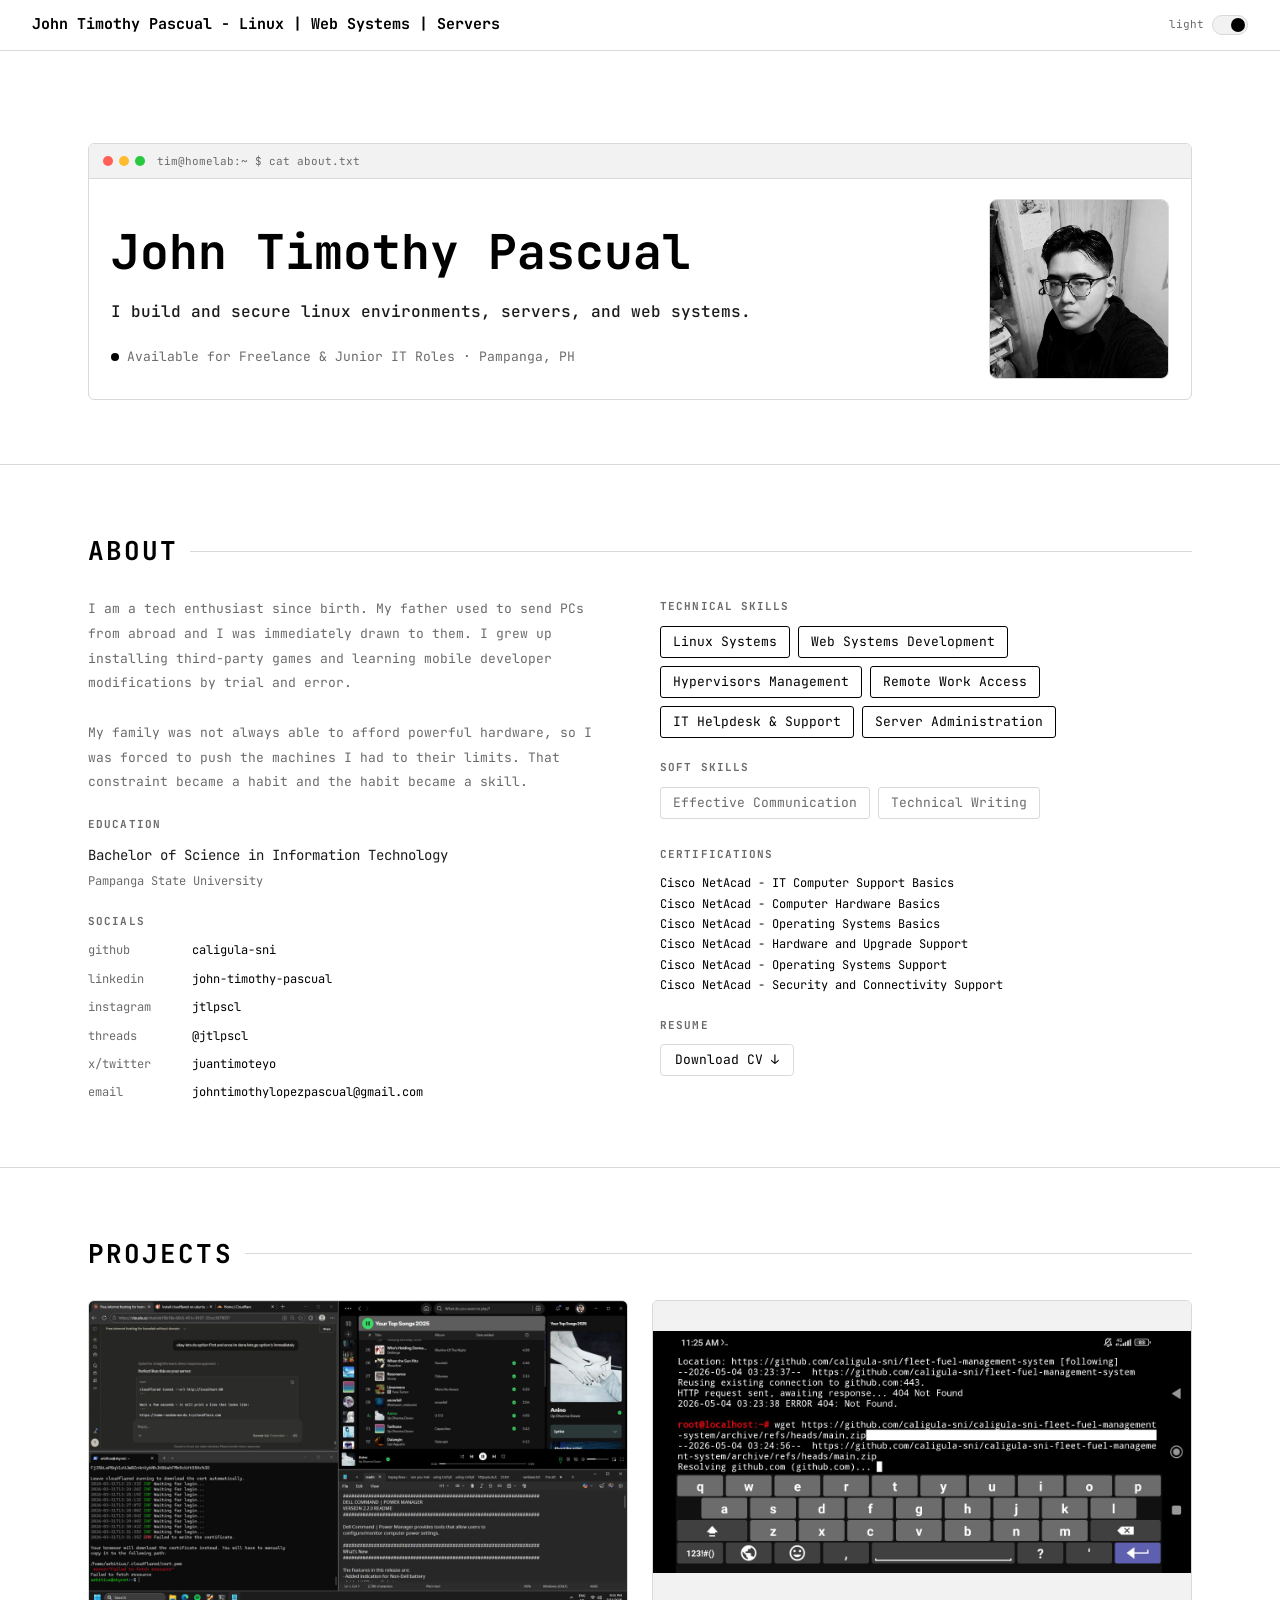
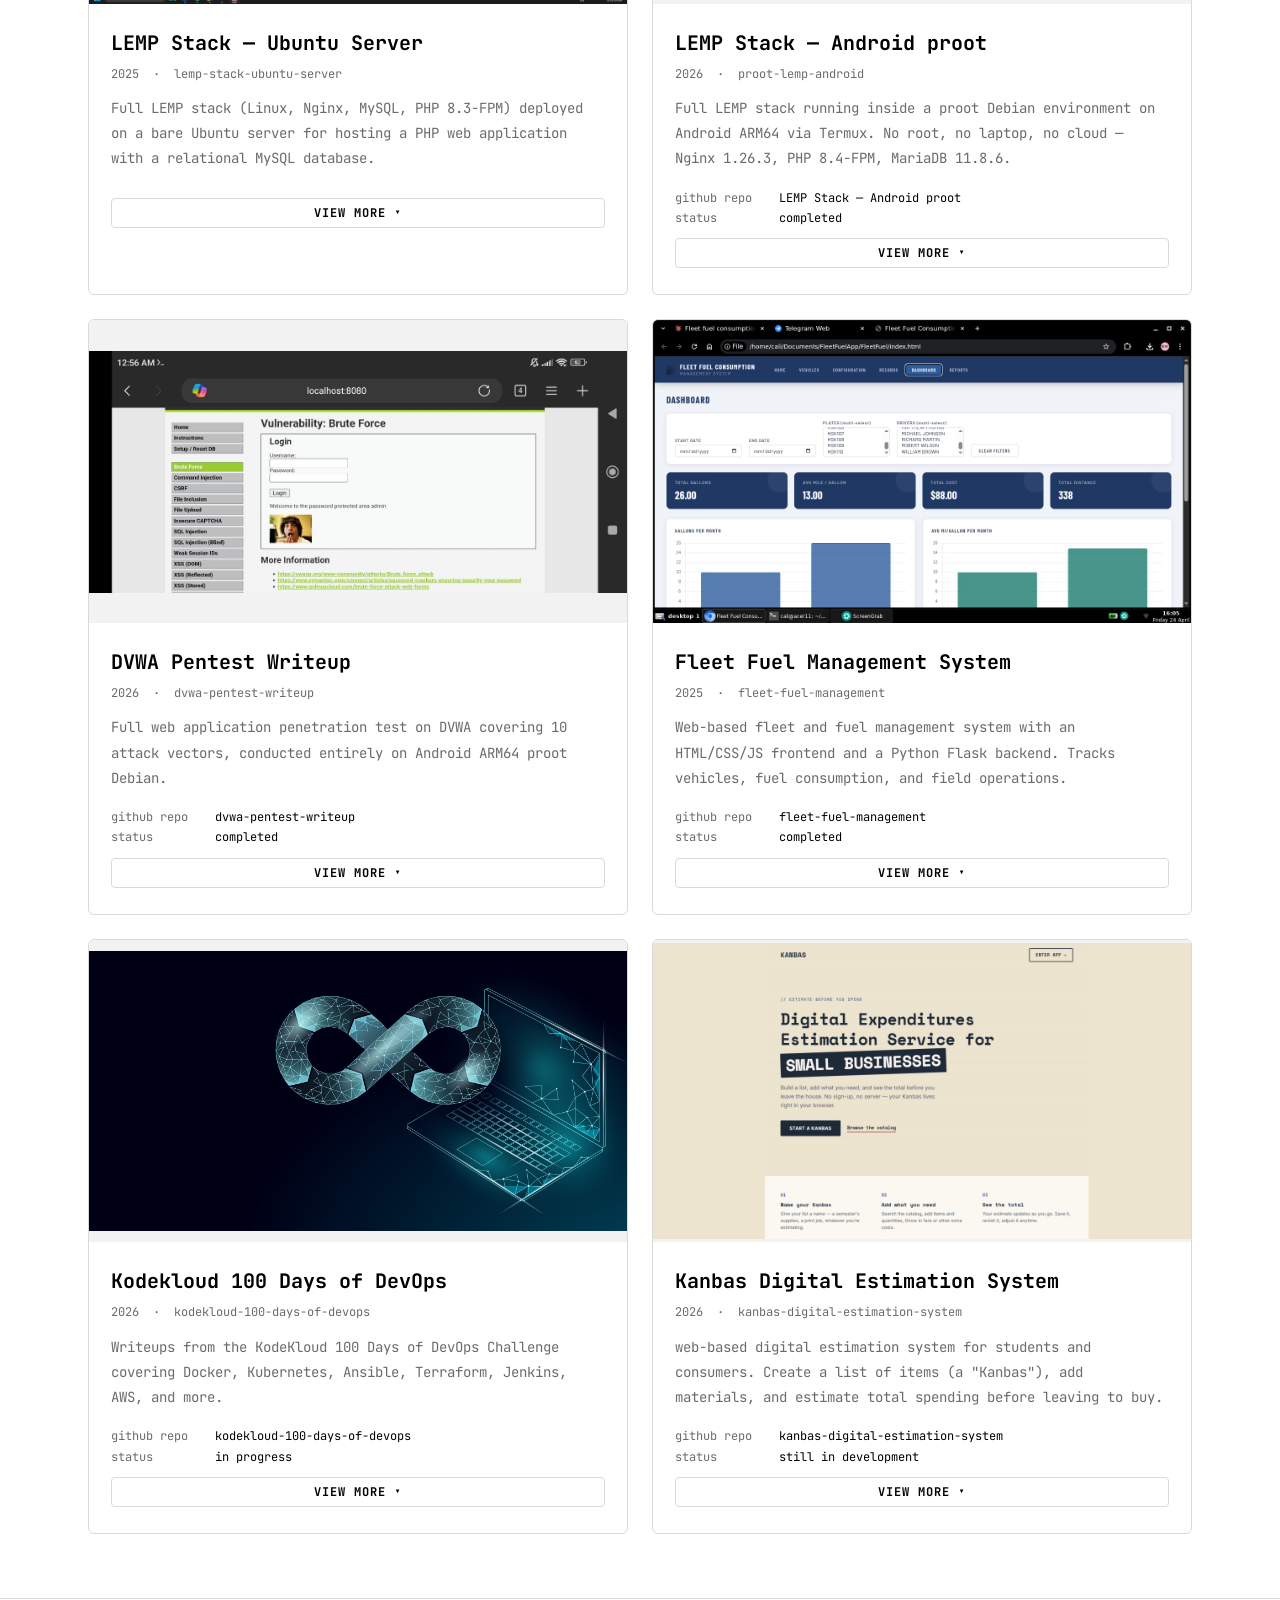
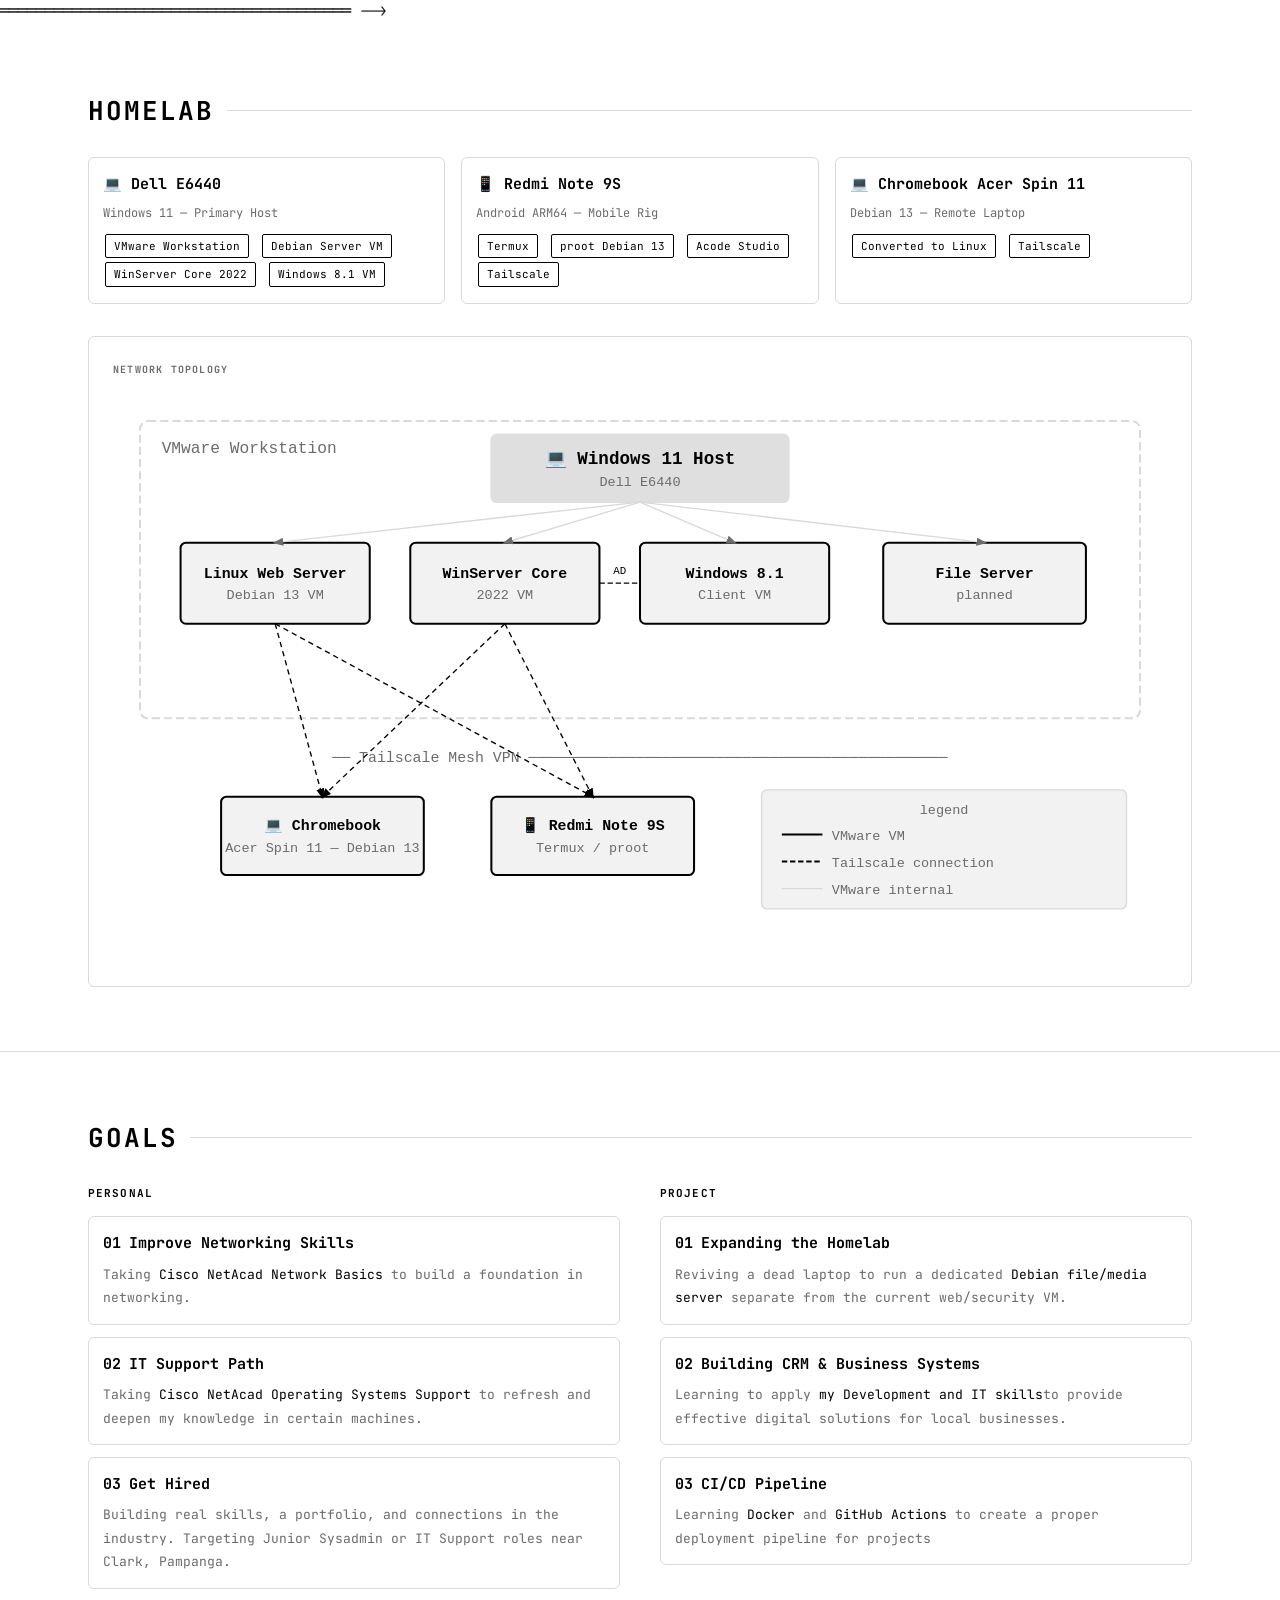
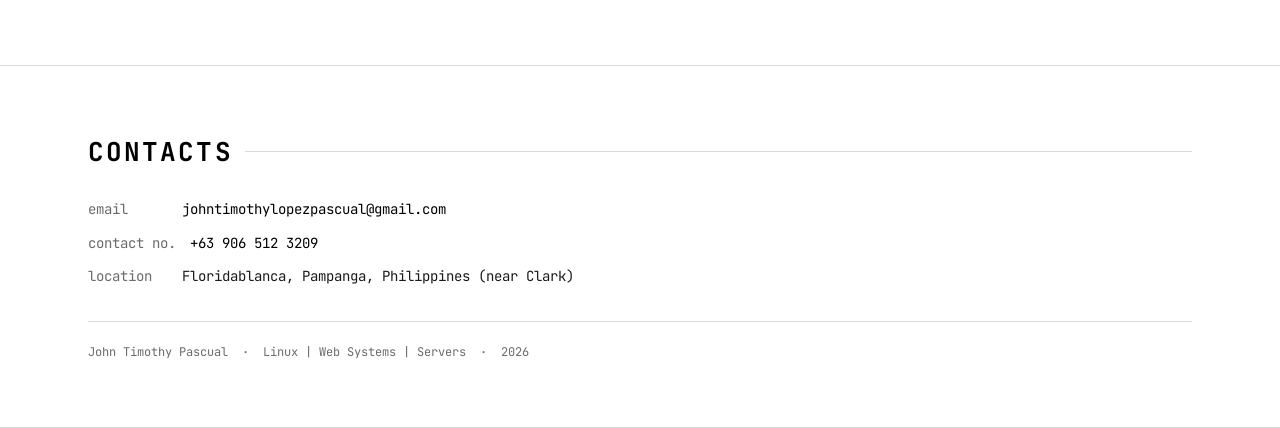
<file: index.html>
<!DOCTYPE html>
<html lang="en">
<head>
  <meta charset="UTF-8">
  <meta name="viewport" content="width=device-width, initial-scale=1.0">
  <title>John Timothy Pascual - Linux | Web Systems | Servers</title>
  <link rel="stylesheet" href="assets/css/style.css">
  <style>
    .project-details { max-height: 0; overflow: hidden; opacity: 0; transition: max-height 0.35s ease, opacity 0.25s ease, margin-top 0.35s ease; }
    .project-card.expanded .project-details { max-height: 3000px; opacity: 1; margin-top: 4px; }
    .project-toggle {
      background: none; cursor: pointer; font-family: inherit;
      font-size: 12px; font-weight: 700; text-transform: uppercase; letter-spacing: 0.08em;
      color: var(--accent); border: 1px solid var(--border); border-radius: 4px;
      padding: 6px 12px; margin: 10px 0 4px 0;
    }
    .project-toggle:hover { border-color: var(--accent); }
  </style>
</head>
<body>

<!-- Theme Bar -->
<div class="theme-bar">
  <div class="theme-bar-title">John Timothy Pascual - Linux | Web Systems | Servers</div>
  <div style="display:flex;align-items:center;gap:16px;">
    <div class="theme-toggle" id="theme-toggle">
      <span class="theme-toggle-label" id="theme-label">light</span>
      <div class="toggle-switch"><div class="toggle-knob"></div></div>
    </div>
  </div>
</div>

<!-- ═══════════════════════════════════════
     HERO
═══════════════════════════════════════ -->
<section id="hero">
  <div class="container">

    <!-- ASCII Terminal Display -->
    <div class="ascii-terminal">
      <div class="ascii-bar">
        <div class="dot r"></div>
        <div class="dot y"></div>
        <div class="dot g"></div>
        <span class="ascii-bar-title">tim@homelab:~ $ cat about.txt</span>
      </div>
      <div class="ascii-body">
        <div class="hero-flex">
          <div class="hero-text">
            <div class="hero-name">John Timothy <span>Pascual</span></div>
            <div class="hero-summary">I build and secure linux environments, servers, and web systems.</div>

            <!-- <div class="hero-badges">
              <a href="https://github.com/caligula-sni" target="_blank" class="badge">Github</a>
              <a href="https://linkedin.com/in/john-timothy-pascual-0a70b2364" target="_blank" class="badge">Linkedin</a>
              <a href="mailto:johntimothylopezpascual@gmail.com" class="badge">Gmail</a>
              <a href="https://instagram.com/jtlpscl" target="_blank" class="badge">Instagram</a>
            </div> -->
            <div class="ascii-status">
              <span class="status-dot"></span>
              <span>Available for Freelance &amp; Junior IT Roles</span>
              <span class="status-loc">· Pampanga, PH</span>
            </div>
          </div>
          <img src="assets/img/heropic.png" alt="Tim" class="hero-photo">
        </div>
      </div>
    </div>

  </div>
</section>

<!-- ═══════════════════════════════════════
     ABOUT
═══════════════════════════════════════ -->
<section id="about">
  <div class="container">
    <div class="section-label">about</div>

    <div class="two-col">
      <div>
        <div style="font-size:13px;color:var(--text-dim);line-height:1.9;margin-bottom:20px;">
          I am a tech enthusiast since birth. My father used to send PCs from abroad and I was immediately drawn to them. I grew up installing third-party games and learning mobile developer modifications by trial and error.
          <br><br>
          My family was not always able to afford powerful hardware, so I was forced to push the machines I had to their limits. That constraint became a habit and the habit became a skill.
        </div>

        <div style="font-size:11px;color:var(--text-dim);text-transform:uppercase;letter-spacing:0.1em;margin-bottom:10px;font-weight:700;">education</div>
        <div style="font-size:14px;color:var(--text);margin-bottom:4px;">Bachelor of Science in Information Technology</div>
        <div style="font-size:12px;color:var(--text-dim);">Pampanga State University</div>

        <div style="font-size:11px;color:var(--text-dim);text-transform:uppercase;letter-spacing:0.1em;margin:20px 0 10px;font-weight:700;">socials</div>
        <div class="social-list">
          <div class="social-row"><span class="social-key">github</span><a href="https://github.com/caligula-sni" target="_blank">caligula-sni</a></div>
          <div class="social-row"><span class="social-key">linkedin</span><a href="https://linkedin.com/in/john-timothy-pascual-0a70b2364" target="_blank">john-timothy-pascual</a></div>
          <div class="social-row"><span class="social-key">instagram</span><a href="https://instagram.com/jtlpscl" target="_blank">jtlpscl</a></div>
          <div class="social-row"><span class="social-key">threads</span><a href="https://www.threads.com/@jtlpscl" target="_blank">@jtlpscl</a></div>
          <div class="social-row"><span class="social-key">x/twitter</span><a href="https://x.com/juantimoteyo" target="_blank">juantimoteyo</a></div>
          <div class="social-row"><span class="social-key">email</span><a href="mailto:johntimothylopezpascual@gmail.com">johntimothylopezpascual@gmail.com</a></div>
        </div>
      </div>

      <div>
        <div style="font-size:11px;color:var(--text-dim);text-transform:uppercase;letter-spacing:0.1em;margin-bottom:10px;font-weight:700;">technical skills</div>
        <div class="skill-list" style="margin-bottom:20px;">
          <span class="skill-tag tech">Linux Systems </span>
          <span class="skill-tag tech">Web Systems Development</span>
          <span class="skill-tag tech">Hypervisors Management</span>
          <span class="skill-tag tech">Remote Work Access</span>
          <span class="skill-tag tech">IT Helpdesk & Support </span>
          <span class="skill-tag tech">Server Administration</span>
        </div>

        <div style="font-size:11px;color:var(--text-dim);text-transform:uppercase;letter-spacing:0.1em;margin-bottom:10px;font-weight:700;">soft skills</div>
        <div class="skill-list">
          <span class="skill-tag">Effective Communication</span>
          <span class="skill-tag">Technical Writing</span>
        </div>
<br>
        <div style="font-size:11px;color:var(--text-dim);text-transform:uppercase;letter-spacing:0.1em;margin-bottom:10px;font-weight:700;">certifications</div>
<div class="certs-row"><a href="https://www.credly.com/badges/137b9390-769f-4ad5-88f7-cb4c228e1abf/public_url" target="_blank">Cisco NetAcad - IT Computer Support Basics</a></div>
<div class="certs-row"><a href="https://www.credly.com/badges/00ac9e4a-68af-4328-b904-088846c8f78a" target="_blank">Cisco NetAcad - Computer Hardware Basics</div>
<div class="certs-row"><a href="https://www.credly.com/badges/4f3239a1-99ec-4b88-9e2e-a7c218c4b2c5/public_url" target="_blank">Cisco NetAcad - Operating Systems Basics</a><div/> 
<div class="certs-row"><a href="https://www.credly.com/badges/23156e38-650f-4c7b-b5d3-7e821b2edc82/public_url" target="_blank">Cisco NetAcad - Hardware and Upgrade Support</a><div/>
<div class="certs-row"><a href="https://www.credly.com/badges/4fe860d1-8f79-4340-b2ee-d5729e0ab666/public_url" target="_blank">Cisco NetAcad - Operating Systems Support</a><div/> 
<div class="certs-row"><a href="https://www.credly.com/badges/1d92c4fc-3bf1-4209-9710-fe5eb0eeb2f4/public_url" target="_blank">Cisco NetAcad - Security and Connectivity Support</a><div/> 



  <div style="font-size:11px;color:var(--text-dim);text-transform:uppercase;letter-spacing:0.1em;margin:20px 0 10px;font-weight:700;">resume</div>
  <a href="assets/cv/Pascual-John-Timothy-CV.pdf" download class="badge" style="display:inline-block;border-radius:4px;">Download CV ↓</a>

      </div>

      

    </div>
  </div>
</section>



<!-- ═══════════════════════════════════════
     PROJECTS
═══════════════════════════════════════ -->
<section id="projects">
  <div class="container">
    <div class="section-label">projects</div>
    <div class="project-grid">

    <!-- LEMP Ubuntu -->
    <div class="project-card">
      <img src="assets/img/lempstack.jpg" alt="LEMP Stack Ubuntu" class="project-img">
      <div class="project-body">
        <div class="project-name">LEMP Stack — Ubuntu Server</div>
        <div class="project-date">2025 &nbsp;·&nbsp; lemp-stack-ubuntu-server</div>
        <div class="project-purpose">Full LEMP stack (Linux, Nginx, MySQL, PHP 8.3-FPM) deployed on a bare Ubuntu server for hosting a PHP web application with a relational MySQL database.</div>
        <button class="project-toggle" onclick="toggleProject(this)">View More ▾</button>
        <div class="project-details">
        <div class="proj-section">Stack</div>
        <table class="proj-table">
          <tr><th>Component</th><th>Technology</th></tr>
          <tr><td>Web Server</td><td style="color:var(--cyan)">Nginx</td></tr>
          <tr><td>Backend</td><td style="color:var(--cyan)">PHP 8.3-FPM</td></tr>
          <tr><td>Database</td><td style="color:var(--cyan)">MySQL</td></tr>
          <tr><td>OS</td><td style="color:var(--cyan)">Ubuntu Server</td></tr>
        </table>
        <div class="proj-section">Architecture</div>
        <pre class="proj-pre">Ubuntu Server
├── Nginx :80
│   └── PHP 8.3-FPM
│       └── PHP Web App → MySQL (dbfarm2)
└── SSH Access (key-based)</pre>
        <div class="proj-section">How It Works</div>
        <div class="proj-text">Nginx receives browser requests and forwards .php files to PHP-FPM for processing. PHP-FPM communicates with MySQL to fetch or store data. fix_permissions.sh sets correct ownership to www-data. db_import.sh creates the schema.</div>
        <div class="proj-section">Errors Encountered</div>
        <div class="proj-error"><span style="color:var(--red)">502 Bad Gateway</span> — PHP-FPM was not running. Verified socket path matched installed PHP version.</div>
        <div class="proj-error"><span style="color:var(--red)">MySQL Access Denied</span> — Recreated user with correct credentials and re-granted privileges.</div>
        <div class="proj-section">Takeaways</div>
        <ul class="proj-list">
          <li>Nginx + PHP-FPM is faster and more memory-efficient than Apache + mod_php</li>
          <li>Always run mysql_secure_installation before exposing a server</li>
          <li>Web root permissions must be set to www-data to avoid 403 errors</li>
        </ul>
        </div>
      </div>
    </div>

    <!-- proot LEMP -->
    <div class="project-card">
      <img src="assets/img/proot.jpg" alt="proot LEMP Android" class="project-img">
      <div class="project-body">
        <div class="project-name">LEMP Stack — Android proot</div>
        <div class="project-date">2026 &nbsp;·&nbsp; proot-lemp-android</div>
        <div class="project-purpose">Full LEMP stack running inside a proot Debian environment on Android ARM64 via Termux. No root, no laptop, no cloud — Nginx 1.26.3, PHP 8.4-FPM, MariaDB 11.8.6.</div>
         <div class="social-row"><span class="social-key">github repo</span><a href="https://github.com/caligula-sni/farm-management-system" target="_blank">LEMP Stack — Android proot</a></div>
         <div class="social-row"><span class="social-key">status</span><a  target="_blank">completed</a></div>
        <button class="project-toggle" onclick="toggleProject(this)">View More ▾</button>
        <div class="project-details">
        <div class="proj-section">Stack</div>
        <table class="proj-table">
          <tr><th>Component</th><th>Technology</th></tr>
          <tr><td>Web Server</td><td style="color:var(--cyan)">Nginx 1.26.3 (port 8080)</td></tr>
          <tr><td>Backend</td><td style="color:var(--cyan)">PHP 8.4-FPM</td></tr>
          <tr><td>Database</td><td style="color:var(--cyan)">MariaDB 11.8.6</td></tr>
          <tr><td>OS</td><td style="color:var(--cyan)">Debian 13 (proot)</td></tr>
          <tr><td>Platform</td><td style="color:var(--cyan)">Android ARM64</td></tr>
        </table>
        <div class="proj-section">Architecture</div>
        <pre class="proj-pre">Android Phone → Termux → proot Debian
  ├── Nginx :8080
  │   └── PHP 8.4-FPM → Farm Management System
  │       └── MariaDB → dbfarm2
  └── Acode Editor (via symlink)</pre>
        <div class="proj-section">How It Works</div>
        <div class="proj-text">proot creates an isolated Debian environment inside Termux. Services are started manually — no systemd in proot. Nginx runs on port 8080 since proot cannot bind privileged ports. Acode editor accesses files via a symlink bridging proot to Termux storage.</div>
        <div class="proj-section">Errors Encountered</div>
        <div class="proj-error"><span style="color:var(--red)">Port 80 Permission Denied</span> — Changed Nginx to listen on port 8080.</div>
        <div class="proj-error"><span style="color:var(--red)">ping binary missing</span> — Installed iputils-ping and set SUID bit for www-data.</div>
        <div class="proj-section">Takeaways</div>
        <ul class="proj-list">
          <li>A modern Android phone is capable of running a full production-style web stack</li>
          <li>proot limitations are all workable with small configuration adjustments</li>
          <li>Symlinks bridge proot filesystem to Termux for seamless mobile editing</li>
        </ul>
        </div>
      </div>
    </div>

    <!-- DVWA Pentest -->
    <div class="project-card">
      <img src="assets/img/dvwa.jpg" alt="DVWA Pentest" class="project-img">
      <div class="project-body">
        <div class="project-name">DVWA Pentest Writeup</div>
        <div class="project-date">2026 &nbsp;·&nbsp; dvwa-pentest-writeup</div>
        <div class="project-purpose">Full web application penetration test on DVWA covering 10 attack vectors, conducted entirely on Android ARM64 proot Debian.</div>
         <div class="social-row"><span class="social-key">github repo</span><a href="https://github.com/caligula-sni/dvwa-pentest-writeup" target="_blank">dvwa-pentest-writeup</a></div>
         <div class="social-row"><span class="social-key">status</span><a  target="_blank">completed</a></div>
        <button class="project-toggle" onclick="toggleProject(this)">View More ▾</button>
        <div class="project-details">
        <div class="proj-section">Attack Chain</div>
        <pre class="proj-pre">01 SQL Injection       → full database dump
02 Hash Cracking       → all passwords recovered (hashcat + rockyou)
03 XSS Reflected       → session cookie stolen
04 XSS Stored          → persistent cookie theft on all visitors
05 XSS DOM             → client-side execution, bypasses WAF
06 Brute Force         → valid credentials found (curl loop)
07 Command Injection   → RCE via web shell deployment
08 File Upload         → RCE via shell.php
09 CSRF                → account takeover via GET request
10 Blind SQL Injection → database enumeration character by character</pre>
        <div class="proj-section">Tools</div>
        <table class="proj-table">
          <tr><th>Tool</th><th>Purpose</th></tr>
          <tr><td>hashcat</td><td style="color:var(--cyan)">MD5 hash cracking</td></tr>
          <tr><td>curl loop</td><td style="color:var(--cyan)">Brute force (Hydra ARM bug workaround)</td></tr>
          <tr><td>mitmproxy</td><td style="color:var(--cyan)">HTTP traffic interception</td></tr>
          <tr><td>shell.php</td><td style="color:var(--cyan)">Web shell for RCE</td></tr>
        </table>
        <div class="proj-section">Takeaways</div>
        <ul class="proj-list">
          <li>DOM XSS is the hardest to detect — payload never reaches the server</li>
          <li>Stored XSS is the most dangerous — one payload affects all visitors indefinitely</li>
          <li>Command injection + file upload both lead to full RCE through different paths</li>
        </ul>
        </div>
      </div>
    </div>

    <!-- Gemini Agent 
    <div class="project-card">
      <img src="assets/img/gemini.jpg" alt="Gemini AI Agent" class="project-img">
      <div class="project-body">
        <div class="project-name">Termux Gemini AI Agent</div>
        <div class="project-date">2026 &nbsp;·&nbsp; termux-gemini-ai-agent</div>
        <div class="project-purpose">CLI-based agentic AI system powered by Gemini API running in Termux. Executes terminal commands, automates Git workflows, and controls remote machines via SSH from Android.</div>
        <button class="project-toggle" onclick="toggleProject(this)">View More ▾</button>
        <div class="project-details">
        <div class="proj-section">Stack</div>
        <table class="proj-table">
          <tr><th>Component</th><th>Technology</th></tr>
          <tr><td>AI Engine</td><td style="color:var(--cyan)">Gemini API</td></tr>
          <tr><td>Runtime</td><td style="color:var(--cyan)">Python 3 on Termux</td></tr>
          <tr><td>Platform</td><td style="color:var(--cyan)">Android ARM64</td></tr>
        </table>
        <div class="proj-section">Architecture</div>
        <pre class="proj-pre">Termux → main.py (agent loop)
  ├── Gemini API (reasoning)
  ├── executor.sh (safe command runner)
  ├── agents/gitmaster.md
  ├── agents/sysmaster.md
  └── memory.json</pre>
        <div class="proj-section">Takeaways</div>
        <ul class="proj-list">
          <li>Agentic AI acts — it doesn't just answer</li>
          <li>Safety filtering and confirmation prompts are essential before autonomous execution</li>
          <li>tmux + Termux:Boot solves the Android background process limitation</li>
        </ul>
        </div>
      </div>
    </div> -->

    <!-- Fleet Fuel -->
    <div class="project-card">
      <img src="assets/img/fleetfuel.jpg" alt="Fleet Fuel Management" class="project-img">
      <div class="project-body">
        <div class="project-name">Fleet Fuel Management System</div>
        <div class="project-date">2025 &nbsp;·&nbsp; fleet-fuel-management</div>
        <div class="project-purpose">Web-based fleet and fuel management system with an HTML/CSS/JS frontend and a Python Flask backend. Tracks vehicles, fuel consumption, and field operations.</div>
         <div class="social-row"><span class="social-key">github repo</span><a href="https://github.com/caligula-sni/fleet-fuel-management-system" target="_blank">fleet-fuel-management</a></div>
         <div class="social-row"><span class="social-key">status</span><a  target="_blank">completed</a></div>
        <button class="project-toggle" onclick="toggleProject(this)">View More ▾</button>
        <div class="project-details">
        <div class="proj-section">Stack</div>
        <table class="proj-table">
          <tr><th>Component</th><th>Technology</th></tr>
          <tr><td>Frontend</td><td style="color:var(--cyan)">HTML / CSS / JavaScript</td></tr>
          <tr><td>Backend</td><td style="color:var(--cyan)">Python Flask</td></tr>
          <tr><td>Runtime</td><td style="color:var(--cyan)">proot Debian / Termux</td></tr>
        </table>
        <div class="proj-section">Takeaways</div>
        <ul class="proj-list">
          <li>Flask is a practical lightweight backend for small management systems</li>
          <li>Python + JS is a fast stack for internal tools and dashboards</li>
        </ul>
        </div>
      </div>
    </div>
      <!-- Kodekloud 100 Days of DevOps   -->
    <div class="project-card">
      <img src="assets/img/kodekloud.jpg" alt="Kodekloud 100 Days of DevOps" class="project-img">
      <div class="project-body">
        <div class="project-name">Kodekloud 100 Days of DevOps</div>
        <div class="project-date">2026 &nbsp;·&nbsp; kodekloud-100-days-of-devops</div>
        <div class="project-purpose">Writeups from the KodeKloud 100 Days of DevOps Challenge covering Docker, Kubernetes, Ansible, Terraform, Jenkins, AWS, and more.</div> 
         <div class="social-row"><span class="social-key">github repo</span><a href="https://github.com/caligula-sni/kodekloud-100-days-of-devops" target="_blank">kodekloud-100-days-of-devops</a></div>
         <div class="social-row"><span class="social-key">status</span><a  target="_blank">in progress</a></div>
        <button class="project-toggle" onclick="toggleProject(this)">View More ▾</button>
        <div class="project-details">
        <div class="proj-section">Technologies</div>
        <table class="proj-table">
          <tr><th>Topics</th><th>Technology</th></tr>
          <tr><td>OS/Shell</td><td style="color:var(--cyan)">Bash, Linux</td></tr>
          <tr><td>Version Control</td><td style="color:var(--cyan)">Git, Github</td></tr>
          <tr><td>Container</td><td style="color:var(--cyan)">Docker</td></tr>
          <tr><td>Server</td><td style="color:var(--cyan)">Tomcat, Apache</td></tr>
          <tr><td>Orchaestration</td><td style="color:var(--cyan)">Kubernetes</td></tr>
          <tr><td>Automation</td><td style="color:var(--cyan)">Cron</td></tr>
          <tr><td>Config Management</td><td style="color:var(--cyan)">Ansible</td></tr>
          <tr><td>Scripting</td><td style="color:var(--cyan)">Bash, Python</td></tr>
          <tr><td>IaC</td><td style="color:var(--cyan)">Terraform</td></tr>
          <tr><td>Cloud</td><td style="color:var(--cyan)">AWS</td></tr>
          <tr><td>CI/CD</td><td style="color:var(--cyan)">Jenkins</td></tr>
        </table>
        <div class="proj-section">Takeaways</div>
        <ul class="proj-list">
          <li>I continously learn different new technology and how they are used in development.</li>
          <li>I continously learn the understand the different types devOps operations, troubleshooting and processes.</li>
        </ul>
        </div>
      </div>
    </div>

    <!-- Kanbas Digital Estimation System   -->
    <div class="project-card">
      <img src="assets/img/kdes.jpg" alt="Kanbas Digital Estimation System" class="project-img">
      <div class="project-body">
        <div class="project-name">Kanbas Digital Estimation System</div>
        <div class="project-date">2026 &nbsp;·&nbsp; kanbas-digital-estimation-system</div>
        <div class="project-purpose">web-based digital estimation system for students and consumers. Create a list of items (a "Kanbas"), add materials, and estimate total spending before leaving to buy.</div> 
         <div class="social-row"><span class="social-key">github repo</span><a href="https://github.com/caligula-sni/kanbas-digital-estimation-system" target="_blank">kanbas-digital-estimation-system</a></div>
          <div class="social-row"><span class="social-key">status</span><a  target="_blank">still in development</a></div>
        <button class="project-toggle" onclick="toggleProject(this)">View More ▾</button>
        <div class="project-details">
        <div class="proj-section">Stack</div>
        <table class="proj-table">
          <tr><th>Components</th><th>Technology</th></tr>
          <tr><td>Struture</td><td style="color:var(--cyan)">HTML</td></tr>
          <tr><td>Styles</td><td style="color:var(--cyan)">CSS</td></tr>
          <tr><td>UI</td><td style="color:var(--cyan)">Javascript</td></tr>
          <tr><td>Backend</td><td style="color:var(--cyan)">BrowserLocalStorage</td></tr>
        </table>
        <div class="proj-section">Features</div>
        <ul class="proj-list">
          <li>Browse/search school supply items</li>
          <li>Create and save Kanbas (item lists) — stored in your browser</li>
          <li>Add extra costs (fare, fuel, etc.)</li>
          <li>Auto-calculated total estimate</li>
        </ul>
        </div>
      </div>
    </div>

    </div><!-- end project-grid -->
  </div>
</section>
═══════════════════════════════════════ -->
<!-- <section id="problems">
  <div class="container">
    <div class="section-label">problems i solved</div>
    <div class="problem-grid">
    <div class="problem-item">
      <div class="problem-title">Running a full web server on an Android phone</div>
      <div class="problem-desc">No laptop, no cloud, no root access. Set up a complete LEMP stack inside proot Debian on Termux and Nginx on port 8080, PHP 8.4-FPM, MariaDB — with service management scripts and live editing via Acode SFTP.</div>
    </div>
    <div class="problem-item">
      <div class="problem-title">Self-hosting behind CGNAT with no public IP</div>
      <div class="problem-desc">ISP used Carrier-Grade NAT and  port forwarding on the router had no effect. Solved by setting up a Cloudflare Tunnel, achieving permanent public HTTPS with zero open ports and zero cost.</div>
    </div>
    <div class="problem-item">
      <div class="problem-title">Full web application pentest on mobile ARM64</div>
      <div class="problem-desc">Completed all 10 DVWA attack modules on Android ARM64. When Hydra's http-get-form broke on ARM, replaced it with a curl-based bash loop that achieved the same result.</div>
    </div>
    <div class="problem-item">
      <div class="problem-title">Remote development workflow without a workstation</div>
      <div class="problem-desc">Combined SSH, SSHFS, Tailscale, and Acode SFTP to edit files on a remote Debian server from a phone — the same workflow a developer would use from a full laptop setup.</div>
    </div>
    </div>
  </div>
</section> 

 ═══════════════════════════════════════
     HOMELAB
═══════════════════════════════════════ -->


<section id="homelab">
  <div class="container">
    <div class="section-label">homelab</div>

    <div class="env-grid">
      <div class="env-card">
        <div class="env-card-title">💻 Dell E6440</div>
        <div class="env-sub">Windows 11 — Primary Host</div>
        <span class="env-tag vm">VMware Workstation</span>
        <span class="env-tag vm">Debian Server VM</span>
        <span class="env-tag vm">WinServer Core 2022</span>
        <span class="env-tag vm">Windows 8.1 VM</span>
      </div>
      <div class="env-card">
        <div class="env-card-title">📱 Redmi Note 9S</div>
        <div class="env-sub">Android ARM64 — Mobile Rig</div>
        <span class="env-tag mob">Termux</span>
        <span class="env-tag mob">proot Debian 13</span>
        <span class="env-tag mob">Acode Studio</span>
        <span class="env-tag mob">Tailscale</span>
      </div>
      <div class="env-card">
        <div class="env-card-title">💻 Chromebook Acer Spin 11</div>
        <div class="env-sub">Debian 13 — Remote Laptop</div>
        <span class="env-tag mob">Converted to Linux</span>
        <span class="env-tag mob">Tailscale</span>
      </div>
    </div>

    <!-- SVG Topology -->
    <div class="topology-wrap">
      <div style="font-size:10px;color:var(--text-dim);text-transform:uppercase;letter-spacing:0.12em;margin-bottom:16px;font-weight:700;">network topology</div>
      <svg viewBox="0 0 780 420" xmlns="http://www.w3.org/2000/svg" style="width:100%;height:auto;display:block;">
        <defs>
          <marker id="arr" markerWidth="8" markerHeight="8" refX="6" refY="3" orient="auto">
            <path d="M0,0 L0,6 L8,3 z" fill="var(--text-dim)"/>
          </marker>
          <marker id="arr-a" markerWidth="8" markerHeight="8" refX="6" refY="3" orient="auto">
            <path d="M0,0 L0,6 L8,3 z" fill="var(--accent)"/>
          </marker>
        </defs>
        <!-- VMware container -->
        <rect x="20" y="20" width="740" height="220" rx="6" fill="none" stroke="var(--border)" stroke-width="1.5" stroke-dasharray="6,3"/>
        <text x="36" y="44" font-family="monospace" font-size="12" fill="var(--text-dim)">VMware Workstation</text>
        <!-- Host -->
        <rect x="280" y="30" width="220" height="50" rx="4" fill="var(--accent)" opacity="0.12" stroke="var(--accent)" stroke-width="1.5"/>
        <text x="390" y="52" font-family="monospace" font-size="13" font-weight="bold" fill="var(--accent)" text-anchor="middle">💻 Windows 11 Host</text>
        <text x="390" y="68" font-family="monospace" font-size="10" fill="var(--text-dim)" text-anchor="middle">Dell E6440</text>
        <!-- VMs -->
        <rect x="50" y="110" width="140" height="60" rx="4" fill="var(--bg3)" stroke="var(--cyan)" stroke-width="1.5"/>
        <text x="120" y="136" font-family="monospace" font-size="11" font-weight="bold" fill="var(--cyan)" text-anchor="middle">Linux Web Server</text>
        <text x="120" y="152" font-family="monospace" font-size="10" fill="var(--text-dim)" text-anchor="middle">Debian 13 VM</text>

        <rect x="220" y="110" width="140" height="60" rx="4" fill="var(--bg3)" stroke="var(--cyan)" stroke-width="1.5"/>
        <text x="290" y="136" font-family="monospace" font-size="11" font-weight="bold" fill="var(--cyan)" text-anchor="middle">WinServer Core</text>
        <text x="290" y="152" font-family="monospace" font-size="10" fill="var(--text-dim)" text-anchor="middle">2022 VM</text>

        <rect x="390" y="110" width="140" height="60" rx="4" fill="var(--bg3)" stroke="var(--cyan)" stroke-width="1.5"/>
        <text x="460" y="136" font-family="monospace" font-size="11" font-weight="bold" fill="var(--cyan)" text-anchor="middle">Windows 8.1</text>
        <text x="460" y="152" font-family="monospace" font-size="10" fill="var(--text-dim)" text-anchor="middle">Client VM</text>

        <rect x="570" y="110" width="150" height="60" rx="4" fill="var(--bg3)" stroke="var(--yellow)" stroke-width="1.5"/>
        <text x="645" y="136" font-family="monospace" font-size="11" font-weight="bold" fill="var(--yellow)" text-anchor="middle">File Server</text>
        <text x="645" y="152" font-family="monospace" font-size="10" fill="var(--text-dim)" text-anchor="middle">planned</text>

        <!-- Host to VMs -->
        <line x1="390" y1="80" x2="120" y2="110" stroke="var(--border)" stroke-width="1" marker-end="url(#arr)"/>
        <line x1="390" y1="80" x2="290" y2="110" stroke="var(--border)" stroke-width="1" marker-end="url(#arr)"/>
        <line x1="390" y1="80" x2="460" y2="110" stroke="var(--border)" stroke-width="1" marker-end="url(#arr)"/>
        <line x1="390" y1="80" x2="645" y2="110" stroke="var(--border)" stroke-width="1" marker-end="url(#arr)"/>
        <!-- AD -->
        <line x1="360" y1="140" x2="390" y2="140" stroke="var(--cyan)" stroke-width="1" stroke-dasharray="4,2"/>
        <text x="375" y="133" font-family="monospace" font-size="8" fill="var(--cyan)" text-anchor="middle">AD</text>

        <!-- Tailscale label -->
        <text x="390" y="272" font-family="monospace" font-size="11" fill="var(--text-dim)" text-anchor="middle">── Tailscale Mesh VPN ───────────────────────────────────────────────</text>

        <!-- External devices -->
        <rect x="80" y="298" width="150" height="58" rx="4" fill="var(--bg3)" stroke="var(--accent)" stroke-width="1.5"/>
        <text x="155" y="323" font-family="monospace" font-size="11" font-weight="bold" fill="var(--accent)" text-anchor="middle">💻 Chromebook</text>
        <text x="155" y="339" font-family="monospace" font-size="10" fill="var(--text-dim)" text-anchor="middle">Acer Spin 11 — Debian 13</text>

        <rect x="280" y="298" width="150" height="58" rx="4" fill="var(--bg3)" stroke="var(--accent)" stroke-width="1.5"/>
        <text x="355" y="323" font-family="monospace" font-size="11" font-weight="bold" fill="var(--accent)" text-anchor="middle">📱 Redmi Note 9S</text>
        <text x="355" y="339" font-family="monospace" font-size="10" fill="var(--text-dim)" text-anchor="middle">Termux / proot</text>

        <!-- Tailscale connections -->
        <line x1="120" y1="170" x2="155" y2="298" stroke="var(--accent)" stroke-width="1" stroke-dasharray="4,3" marker-end="url(#arr-a)"/>
        <line x1="290" y1="170" x2="155" y2="298" stroke="var(--accent)" stroke-width="1" stroke-dasharray="4,3" marker-end="url(#arr-a)"/>
        <line x1="120" y1="170" x2="355" y2="298" stroke="var(--accent)" stroke-width="1" stroke-dasharray="4,3" marker-end="url(#arr-a)"/>
        <line x1="290" y1="170" x2="355" y2="298" stroke="var(--accent)" stroke-width="1" stroke-dasharray="4,3" marker-end="url(#arr-a)"/>

        <!-- Legend -->
        <rect x="480" y="293" width="270" height="88" rx="4" fill="var(--bg3)" stroke="var(--border)" stroke-width="1"/>
        <text x="615" y="311" font-family="monospace" font-size="10" fill="var(--text-dim)" text-anchor="middle">legend</text>
        <line x1="495" y1="326" x2="525" y2="326" stroke="var(--cyan)" stroke-width="1.5"/>
        <text x="532" y="330" font-family="monospace" font-size="10" fill="var(--text-dim)">VMware VM</text>
        <line x1="495" y1="346" x2="525" y2="346" stroke="var(--accent)" stroke-width="1.5" stroke-dasharray="4,2"/>
        <text x="532" y="350" font-family="monospace" font-size="10" fill="var(--text-dim)">Tailscale connection</text>
        <line x1="495" y1="366" x2="525" y2="366" stroke="var(--border)" stroke-width="1"/>
        <text x="532" y="370" font-family="monospace" font-size="10" fill="var(--text-dim)">VMware internal</text>
      </svg>
    </div>
  </div>
</section>

<!-- ═══════════════════════════════════════
     GOALS
═══════════════════════════════════════ -->
<section id="goals">
  <div class="container">
    <div class="section-label">goals</div>
    <div class="two-col">
      <div>
        <div style="font-size:11px;color:var(--accent);text-transform:uppercase;letter-spacing:0.1em;font-weight:700;margin-bottom:14px;">personal</div>
        <div class="goal-item">
          <div class="goal-title"><span>01</span>Improve Networking Skills</div>
          <div class="goal-action">Taking <span>Cisco NetAcad Network Basics</span> to build a foundation in networking.
          </div>
        </div>

        <!-- <div class="goal-item">
          <div class="goal-title"><span>02</span>Learn Active Directory</div>
          <div class="goal-action">Set up <span>Windows Server Core 2022</span> and <span>Windows 8.1</span> VMs for hands-on AD administration practice.</div>
        </div> -->
        <!-- <div class="goal-item">
          <div class="goal-title"><span>03</span>Deepen Cybersecurity Skills</div>
          <div class="goal-action">Studying: <span>Cisco NetAcad</span> and <span>PortSwigger Web Academy</span>.</div>
        </div> -->

        <div class="goal-item">
          <div class="goal-title"><span>02</span>IT Support Path</div>
          <div class="goal-action">Taking <span>Cisco NetAcad Operating Systems Support</span> to refresh and deepen my
          knowledge in certain machines.</div>
        </div>
        <div class="goal-item">
          <div class="goal-title"><span>03</span>Get Hired</div>
          <div class="goal-action">Building real skills, a portfolio, and connections in the industry. Targeting Junior Sysadmin or IT Support roles near Clark, Pampanga.</div>
        </div>
      </div>
      <div>
        <div style="font-size:11px;color:var(--accent);text-transform:uppercase;letter-spacing:0.1em;font-weight:700;margin-bottom:14px;">project</div>
        <div class="goal-item">
          <div class="goal-title"><span>01</span>Expanding the Homelab</div>
          <div class="goal-action">Reviving a dead laptop to run a dedicated <span>Debian file/media server</span> separate from the current web/security VM.</div>
        </div>
        <div class="goal-item">
          <div class="goal-title"><span>02</span>Building CRM & Business Systems</div>
          <div class="goal-action">Learning to apply <span>my Development and IT skills</span>to provide 
            effective digital solutions for local businesses. </div>
        </div>
        <div class="goal-item">
          <div class="goal-title"><span>03</span>CI/CD Pipeline</div>
          <div class="goal-action">Learning <span>Docker</span> and <span>GitHub Actions</span> to create a proper deployment pipeline for projects </div>
        </div>
      </div>
    </div>
  </div>
</section>

<!-- ═══════════════════════════════════════
     CONTACT
═══════════════════════════════════════ -->
<section id="contact">
  <div class="container">
    <div class="section-label">contacts</div>
    <div class="contact-list">
      <div class="contact-row"><span class="contact-key">email</span><a href="mailto:johntimothylopezpascual@gmail.com">johntimothylopezpascual@gmail.com</a></div>
      <div class="contact-row"><span class="contact-key">contact no.</span><a href="https://linkedin.com/in/john-timothy-pascual-0a70b2364" target="_blank">+63 906 512 3209</a></div>
      <!-- <div class="contact-row"><span class="contact-key">github</span><a href="https://github.com/caligula-sni" target="_blank">caligula-sni</a></div>
      <div class="contact-row"><span class="contact-key">instagram</span><a href="https://instagram.com/jtlpscl" target="_blank">jtlpscl</a></div>
      <div class="contact-row"><span class="contact-key">x/twitter</span><a href="https://x.com/juantimoteyo" target="_blank">juantimoteyo</a></div> -->
      <div class="contact-row"><span class="contact-key">location</span><span style="color:var(--text)">Floridablanca, Pampanga, Philippines (near Clark)</span></div>
    </div>
    <div style="font-size:12px;color:var(--text-dim);margin-top:32px;padding-top:20px;border-top:1px solid var(--border);">
      John Timothy Pascual &nbsp;·&nbsp; Linux | Web Systems | Servers &nbsp;·&nbsp; 2026
    </div>
  </div>
</section>

<script src="assets/js/theme.js"></script>
<script>
  function toggleProject(btn) {
    const card = btn.closest('.project-card');
    const expanded = card.classList.toggle('expanded');
    btn.textContent = expanded ? 'View Less ▴' : 'View More ▾';
  }
</script>
</body>
</html>
</file>
<file: assets/css/style.css>
@import url('https://fonts.googleapis.com/css2?family=JetBrains+Mono:wght@300;400;500;700&display=swap');

:root {
  --bg:          #0a0a0a;
  --bg2:         #111111;
  --bg3:         #1a1a1a;
  --border:      #2a2a2a;
  --accent:      #00ff88;
  --accent-dim:  #00cc6a;
  --cyan:        #00d4ff;
  --yellow:      #ffd700;
  --red:         #ff4444;
  --text:        #c8c8c8;
  --text-dim:    #666666;
  --text-bright: #f0f0f0;
  --font:        'JetBrains Mono', monospace;
}

[data-theme="light"] {
  --bg:          #ffffff;
  --bg2:         #ffffff;
  --bg3:         #f2f2f2;
  --border:      #d9d9d9;
  --accent:      #000000;
  --accent-dim:  #333333;
  --cyan:        #000000;
  --yellow:      #000000;
  --red:         #b3261e;
  --text:        #1a1a1a;
  --text-dim:    #6b6b6b;
  --text-bright: #000000;
}

[data-theme="light"] .hero-name,
[data-theme="light"] .hero-name span,
[data-theme="light"] .section-label,
[data-theme="light"] .tl-item,
[data-theme="light"] .project-name,
[data-theme="light"] .problem-title,
[data-theme="light"] .goal-title,
[data-theme="light"] .env-card-title,
[data-theme="light"] .proj-section {
  font-weight:700;
  color:#000000;
}

* { margin:0; padding:0; box-sizing:border-box; }
html { scroll-behavior:smooth; }
body {
  background:var(--bg); color:var(--text);
  font-family:var(--font); font-size:15px; line-height:1.7;
  transition:background 0.3s ease, color 0.3s ease;
}
::-webkit-scrollbar { width:6px; }
::-webkit-scrollbar-track { background:var(--bg); }
::-webkit-scrollbar-thumb { background:var(--border); border-radius:3px; }

/* Layout */
.container { max-width:1200px; margin:0 auto; padding:0 48px; }
section { padding:64px 0; border-bottom:1px solid var(--border); }
section:last-child { border-bottom:none; }

/* Theme bar */
.theme-bar {
  display:flex; justify-content:space-between; align-items:center;
  padding:12px 32px; border-bottom:1px solid var(--border);
  background:var(--bg); position:sticky; top:0; z-index:100;
  transition:background 0.3s ease;
}
.theme-bar-title { font-size:15px; font-weight:700; color:var(--accent); }
.theme-bar-link { font-size:13px; color:var(--text-dim); text-decoration:none; transition:color 0.15s ease; }
.theme-bar-link:hover { color:var(--accent); }
.theme-toggle { display:flex; align-items:center; gap:8px; cursor:pointer; user-select:none; }
.theme-toggle-label { font-size:11px; color:var(--text-dim); }
.toggle-switch { width:36px; height:20px; background:var(--bg3); border:1px solid var(--border); border-radius:10px; position:relative; transition:background 0.3s ease; }
.toggle-knob { width:14px; height:14px; background:var(--accent); border-radius:50%; position:absolute; top:2px; left:2px; transition:transform 0.3s ease; }
[data-theme="light"] .toggle-knob { transform:translateX(16px); }

/* Section label */
.section-label {
  font-size:26px; color:var(--accent); text-transform:uppercase;
  letter-spacing:0.08em; font-weight:800; margin-bottom:24px;
  display:flex; align-items:center; gap:12px;
}
.section-label::after { content:''; flex:1; height:1px; background:var(--border); }

/* ASCII terminal box */
.ascii-terminal {
  background:var(--bg2); border:1px solid var(--border);
  border-radius:6px; overflow:hidden; width:100%;
  margin-top:28px;
}
.ascii-bar {
  display:flex; align-items:center; gap:6px;
  padding:8px 14px; background:var(--bg3); border-bottom:1px solid var(--border);
}
.dot { width:10px; height:10px; border-radius:50%; }
.dot.r { background:#ff5f57; }
.dot.y { background:#febc2e; }
.dot.g { background:#28c840; }
.ascii-bar-title { font-size:11px; color:var(--text-dim); margin-left:6px; }
.ascii-body { padding:20px 22px; }

.hero-flex { display:flex; align-items:center; gap:32px; }
.hero-photo {
  width:180px; height:180px; border-radius:8px;
  border:1px solid var(--border); object-fit:cover;
  flex-shrink:0; background:var(--bg3);
}
.hero-text { flex:1; }

@media(max-width:640px) {
  .hero-flex { flex-direction:column; align-items:flex-start; gap:20px; }
  .hero-photo { width:140px; height:140px; }
}
.ascii-art {
  font-family:var(--font); font-size:11px; color:var(--accent);
  line-height:1.45; white-space:pre; overflow-x:auto;
}
.ascii-tagline {
  display:flex; align-items:center; gap:10px; flex-wrap:wrap;
  margin-top:16px; padding-top:14px; border-top:1px solid var(--border);
}
.tl-item { font-size:15px; color:var(--text-bright); font-weight:600; }
.tl-sep { font-size:15px; color:var(--text-dim); }

.ascii-status {
  display:flex; align-items:center; gap:8px;
  margin-top:12px; font-size:13px; color:var(--text-dim);
}
.status-dot {
  width:8px; height:8px; border-radius:50%;
  background:var(--accent); display:inline-block;
  animation:pulse 2s ease-in-out infinite;
}
@keyframes pulse {
  0%, 100% { opacity:1; }
  50% { opacity:0.3; }
}
.status-loc { color:var(--text-dim); }

/* Hero */
.hero-name { font-size:48px; font-weight:700; color:var(--text-bright); margin-bottom:6px; }
.hero-name span { color:var(--accent); }
.hero-role { font-size:15px; color:var(--text-dim); margin-bottom:16px; }
.hero-summary { font-size:16px; color:var(--text); font-weight:500; margin-bottom:20px; }
.hero-badges { display:flex; gap:10px; flex-wrap:wrap; margin-bottom:32px; }
.badge { font-size:13px; padding:4px 14px; border-radius:20px; border:1px solid var(--border); color:var(--text-dim); text-decoration:none; transition:all 0.15s ease; }
.badge.available { border-color:var(--accent); color:var(--accent); }
.badge:hover { border-color:var(--accent); color:var(--accent); }

/* Two col / Three col */
.two-col { display:grid; grid-template-columns:1fr 1fr; gap:40px; }
.three-col { display:grid; grid-template-columns:1fr 1fr 1fr; gap:20px; }

/* Skills */
.skill-list { display:flex; flex-wrap:wrap; gap:8px; }
.skill-tag { font-size:13px; padding:4px 12px; border:1px solid var(--border); border-radius:3px; color:var(--text-dim); }
.skill-tag.tech { border-color:var(--accent); color:var(--accent); }

/* Socials */
.social-list { display:flex; flex-direction:column; gap:8px; }
.social-row { font-size:12px; display:flex; gap:14px; }
.social-key { color:var(--text-dim); min-width:90px; }
.social-row a { color:var(--accent); text-decoration:none; }
.social-row a:hover { text-decoration:underline; }

.certs-row  { font-size:12px }
.certs-row  a { color:var(--accent); text-decoration:none; }
.certs-row a:hover { text-decoration:underline; }

/* Project grid */
.project-grid { display:grid; grid-template-columns:1fr 1fr; gap:24px; }

/* Project cards */
.project-card { background:var(--bg2); border:1px solid var(--border); border-radius:6px; overflow:hidden; display:flex; flex-direction:column; transition:border-color 0.15s ease; }
.project-card:hover { border-color:var(--accent); }
.project-img { width:100%; aspect-ratio:16/9; object-fit:contain; background:var(--bg3); display:block; }
.project-body { padding:22px; flex:1; display:flex; flex-direction:column; }
.project-name { font-size:20px; font-weight:700; color:var(--text-bright); margin-bottom:4px; }
.project-date { font-size:12px; color:var(--text-dim); margin-bottom:12px; }
.project-purpose { font-size:14px; color:var(--text-dim); line-height:1.8; margin-bottom:16px; }
.proj-section { font-size:12px; color:var(--accent); text-transform:uppercase; letter-spacing:0.1em; font-weight:700; margin:16px 0 6px; }
.proj-table { width:100%; border-collapse:collapse; font-size:13px; }
.proj-table th { text-align:left; color:var(--text-dim); padding:4px 8px; border-bottom:1px solid var(--border); }
.proj-table td { padding:4px 8px; color:var(--text); }
.proj-pre { font-size:12px; color:var(--accent); background:var(--bg3); border:1px solid var(--border); padding:12px; border-radius:4px; overflow-x:auto; line-height:1.7; margin-bottom:6px; }
.proj-text { font-size:14px; color:var(--text-dim); line-height:1.8; }
.proj-error { background:var(--bg3); border-left:3px solid var(--red); padding:8px 12px; margin-bottom:6px; border-radius:0 4px 4px 0; font-size:13px; }
.proj-list { padding-left:18px; font-size:13px; line-height:2; }
.proj-list li { color:var(--text-dim); }
.proj-list li::marker { color:var(--accent); }

/* Problems */
.problem-grid { display:grid; grid-template-columns:1fr 1fr; gap:16px; }
.problem-item { background:var(--bg2); border:1px solid var(--border); border-left:3px solid var(--accent); border-radius:0 6px 6px 0; padding:14px 16px; }
.problem-title { font-size:15px; font-weight:700; color:var(--text-bright); margin-bottom:6px; }
.problem-desc { font-size:13px; color:var(--text-dim); line-height:1.8; }

/* Homelab */
.env-grid { display:grid; grid-template-columns:repeat(3,1fr); gap:16px; margin-bottom:32px; }
.env-card { background:var(--bg2); border:1px solid var(--border); border-radius:6px; padding:14px; }
.env-card-title { font-size:15px; color:var(--text-bright); font-weight:600; margin-bottom:6px; }
.env-sub { font-size:12px; color:var(--text-dim); margin-bottom:8px; }
.env-tag { display:inline-block; font-size:11px; padding:2px 8px; border:1px solid var(--border); border-radius:2px; color:var(--text-dim); margin:2px; }
.env-tag.vm { border-color:var(--cyan); color:var(--cyan); }
.env-tag.mob { border-color:var(--accent); color:var(--accent); }
.topology-wrap { background:var(--bg2); border:1px solid var(--border); border-radius:6px; padding:24px; }

/* Goals */
.goal-item { background:var(--bg2); border:1px solid var(--border); border-radius:6px; padding:14px; margin-bottom:12px; transition:border-color 0.15s ease; }
.goal-item:hover { border-color:var(--accent); }
.goal-title { font-size:15px; font-weight:700; color:var(--text-bright); margin-bottom:6px; }
.goal-title span { color:var(--accent); margin-right:8px; }
.goal-action { font-size:13px; color:var(--text-dim); line-height:1.8; }
.goal-action span { color:var(--cyan); }

/* Contact */
.contact-list { display:flex; flex-direction:column; gap:10px; }
.contact-row { display:flex; gap:14px; font-size:14px; align-items:center; }
.contact-key { color:var(--text-dim); min-width:80px; }
.contact-row a { color:var(--accent); text-decoration:none; }
.contact-row a:hover { text-decoration:underline; }

/* Responsive */

/* Responsive overrides */
@media(max-width:1024px) {
  .project-grid { grid-template-columns:1fr; }
  .problem-grid { grid-template-columns:1fr; }
  .three-col { grid-template-columns:1fr 1fr; }
  .env-grid { grid-template-columns:1fr 1fr; }
}

@media(max-width:768px) {
  .container { padding:0 20px; }
  section { padding:50px 0; }
  .two-col { grid-template-columns:1fr; gap:24px; }
  .three-col { grid-template-columns:1fr; }
  .env-grid { grid-template-columns:1fr; }
  .hero-name { font-size:32px; }
  .theme-bar { padding:12px 16px; }
  .project-grid { grid-template-columns:1fr; }
  .problem-grid { grid-template-columns:1fr; }
}
</file>
